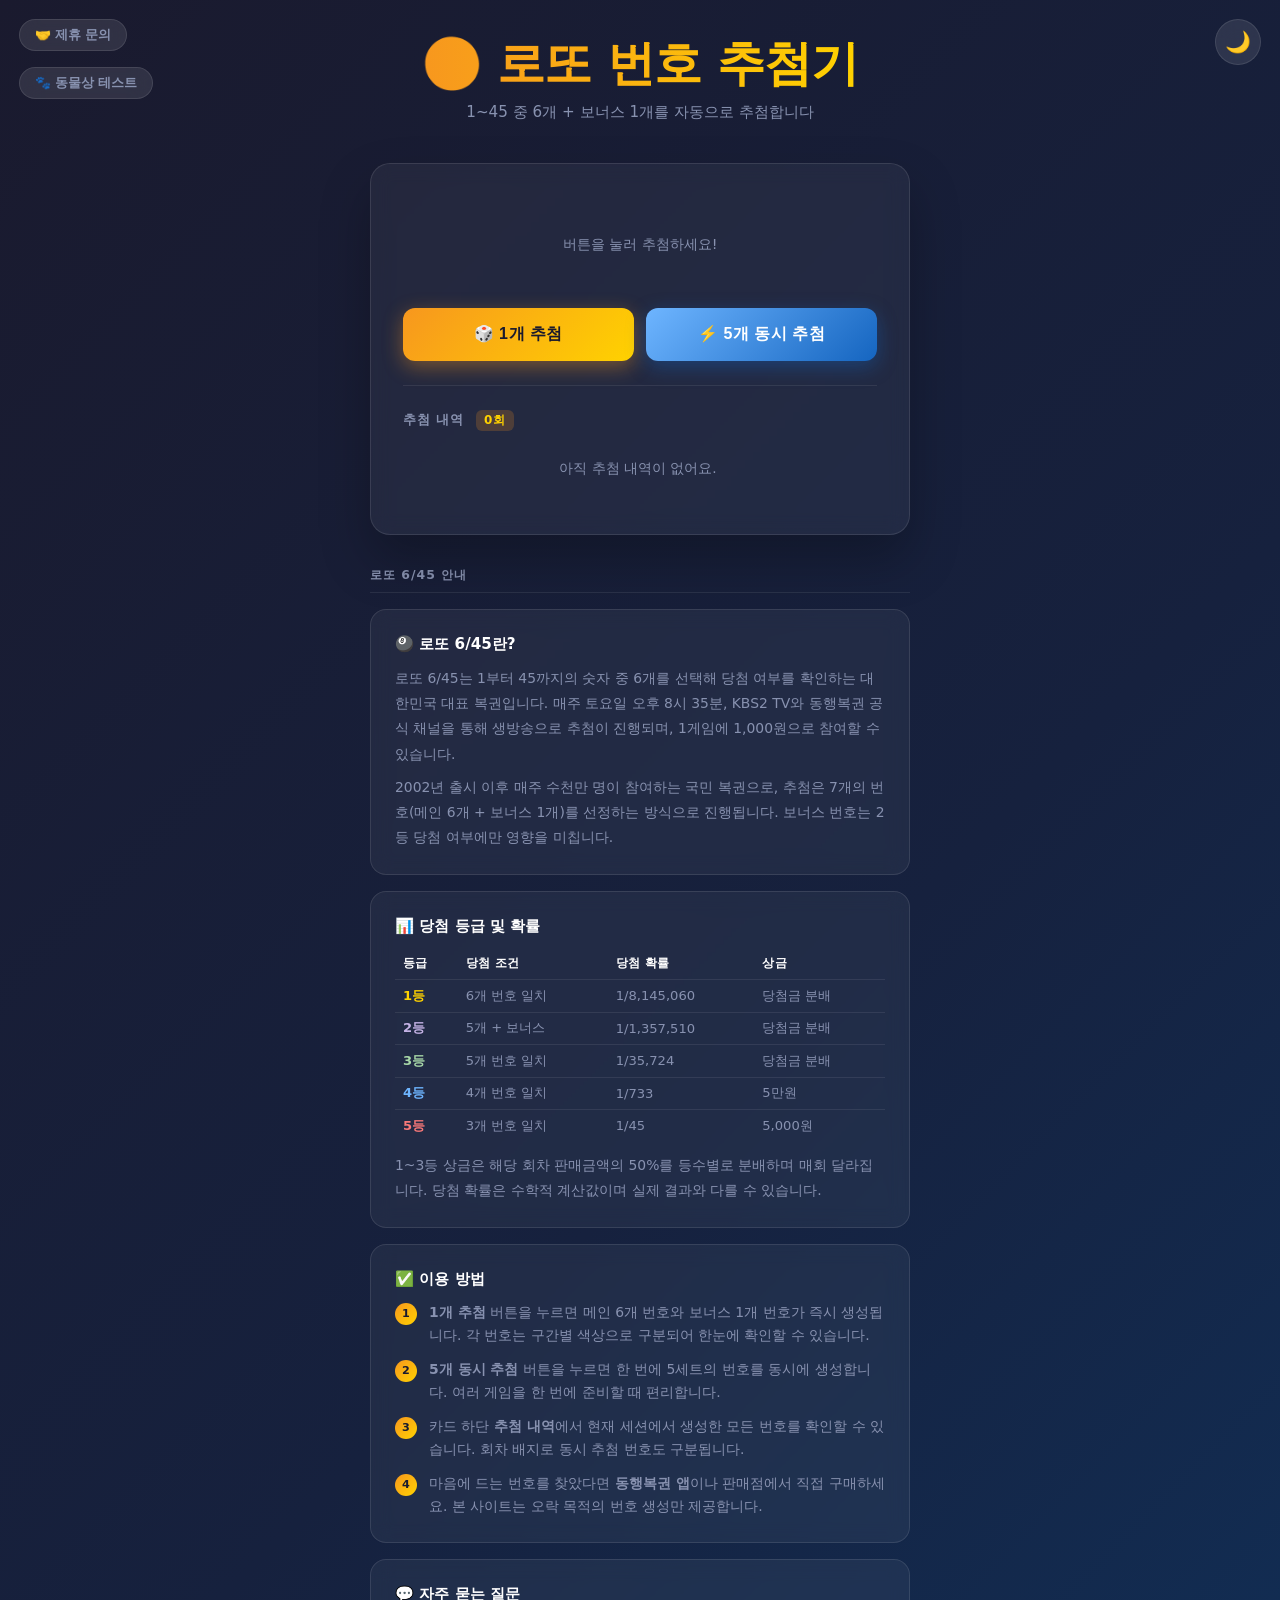
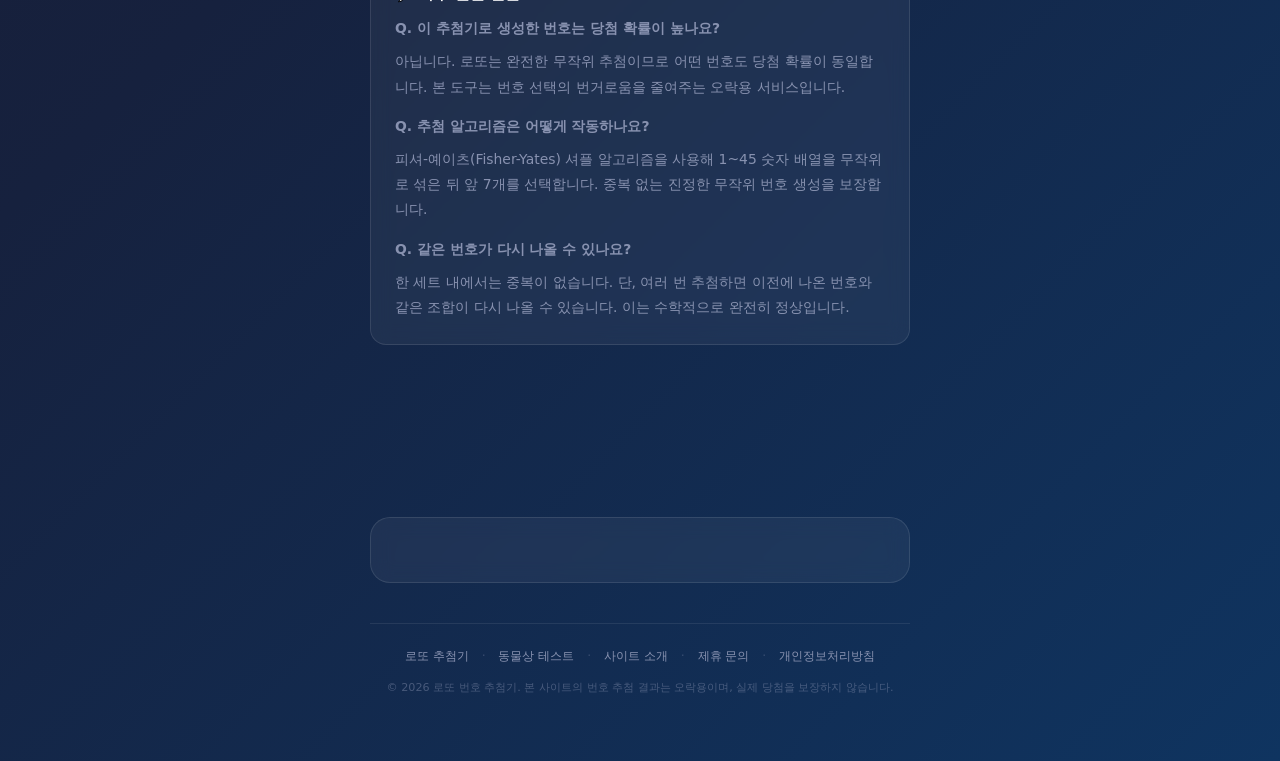
<file: index.html>
<!DOCTYPE html>
<html lang="ko">
<head>
  <meta charset="UTF-8" />
  <meta name="viewport" content="width=device-width, initial-scale=1.0" />
  <title>로또 번호 추첨기 — 로또 6/45 자동 번호 생성기</title>
  <meta name="description" content="1~45 숫자 중 6개 + 보너스 번호를 무작위로 추첨하는 로또 6/45 자동 번호 생성기. 1개 또는 5개 동시 추첨 지원. 당첨 확률 및 등급 정보 제공." />
  <meta property="og:title" content="로또 번호 추첨기 — 로또 6/45 자동 번호 생성기" />
  <meta property="og:description" content="무작위 피셔-예이츠 알고리즘으로 공정하게 로또 번호를 추첨합니다. 1개 또는 5개 동시 추첨 가능." />
  <meta property="og:type" content="website" />
  <meta property="og:url" content="https://ide-test-builder1.pages.dev/" />
  <link rel="canonical" href="https://ide-test-builder1.pages.dev/" />
  <link rel="stylesheet" href="style.css" />
  <meta name="google-adsense-account" content="ca-pub-4067903464638354">
  <script async src="https://pagead2.googlesyndication.com/pagead/js/adsbygoogle.js?client=ca-pub-4067903464638354" crossorigin="anonymous"></script>
</head>
<body>

<button class="btn-theme" id="themeBtn" onclick="toggleTheme()" title="테마 변경">🌙</button>
<a class="contact-link" href="contact.html">🤝 제휴 문의</a>
<a class="animal-link" href="animal.html">🐾 동물상 테스트</a>

<h1>🎱 로또 번호 추첨기</h1>
<p class="subtitle">1~45 중 6개 + 보너스 1개를 자동으로 추첨합니다</p>

<div class="card">
  <div class="balls-wrap" id="ballsWrap">
    <span class="placeholder-msg">버튼을 눌러 추첨하세요!</span>
  </div>

  <div class="btn-group">
    <button class="btn-draw" id="drawBtn" onclick="draw()">🎲 1개 추첨</button>
    <button class="btn-draw btn-multi" id="drawMultiBtn" onclick="drawMulti()">⚡ 5개 동시 추첨</button>
  </div>

  <div class="divider"></div>

  <p class="history-title">
    추첨 내역
    <span class="count-badge" id="countBadge">0회</span>
  </p>
  <ul class="history-list" id="historyList">
    <li class="empty-msg" id="emptyMsg">아직 추첨 내역이 없어요.</li>
  </ul>
</div>

<script src="script.js"></script>

<section class="info-section">
  <p class="info-section-title">로또 6/45 안내</p>

  <div class="info-card">
    <h3>🎱 로또 6/45란?</h3>
    <p>로또 6/45는 1부터 45까지의 숫자 중 6개를 선택해 당첨 여부를 확인하는 대한민국 대표 복권입니다. 매주 토요일 오후 8시 35분, KBS2 TV와 동행복권 공식 채널을 통해 생방송으로 추첨이 진행되며, 1게임에 1,000원으로 참여할 수 있습니다.</p>
    <p>2002년 출시 이후 매주 수천만 명이 참여하는 국민 복권으로, 추첨은 7개의 번호(메인 6개 + 보너스 1개)를 선정하는 방식으로 진행됩니다. 보너스 번호는 2등 당첨 여부에만 영향을 미칩니다.</p>
  </div>

  <div class="info-card">
    <h3>📊 당첨 등급 및 확률</h3>
    <table class="prob-table">
      <thead>
        <tr>
          <th>등급</th>
          <th>당첨 조건</th>
          <th>당첨 확률</th>
          <th>상금</th>
        </tr>
      </thead>
      <tbody>
        <tr><td class="rank-1">1등</td><td>6개 번호 일치</td><td>1/8,145,060</td><td>당첨금 분배</td></tr>
        <tr><td class="rank-2">2등</td><td>5개 + 보너스</td><td>1/1,357,510</td><td>당첨금 분배</td></tr>
        <tr><td class="rank-3">3등</td><td>5개 번호 일치</td><td>1/35,724</td><td>당첨금 분배</td></tr>
        <tr><td class="rank-4">4등</td><td>4개 번호 일치</td><td>1/733</td><td>5만원</td></tr>
        <tr><td class="rank-5">5등</td><td>3개 번호 일치</td><td>1/45</td><td>5,000원</td></tr>
      </tbody>
    </table>
    <p style="margin-top:0.7rem;">1~3등 상금은 해당 회차 판매금액의 50%를 등수별로 분배하며 매회 달라집니다. 당첨 확률은 수학적 계산값이며 실제 결과와 다를 수 있습니다.</p>
  </div>

  <div class="info-card">
    <h3>✅ 이용 방법</h3>
    <ol class="steps-list">
      <li><span class="step-num">1</span><span><strong>1개 추첨</strong> 버튼을 누르면 메인 6개 번호와 보너스 1개 번호가 즉시 생성됩니다. 각 번호는 구간별 색상으로 구분되어 한눈에 확인할 수 있습니다.</span></li>
      <li><span class="step-num">2</span><span><strong>5개 동시 추첨</strong> 버튼을 누르면 한 번에 5세트의 번호를 동시에 생성합니다. 여러 게임을 한 번에 준비할 때 편리합니다.</span></li>
      <li><span class="step-num">3</span><span>카드 하단 <strong>추첨 내역</strong>에서 현재 세션에서 생성한 모든 번호를 확인할 수 있습니다. 회차 배지로 동시 추첨 번호도 구분됩니다.</span></li>
      <li><span class="step-num">4</span><span>마음에 드는 번호를 찾았다면 <strong>동행복권 앱</strong>이나 판매점에서 직접 구매하세요. 본 사이트는 오락 목적의 번호 생성만 제공합니다.</span></li>
    </ol>
  </div>

  <div class="info-card">
    <h3>💬 자주 묻는 질문</h3>
    <div class="faq-list">
      <div>
        <p class="faq-q">Q. 이 추첨기로 생성한 번호는 당첨 확률이 높나요?</p>
        <p class="faq-a">아닙니다. 로또는 완전한 무작위 추첨이므로 어떤 번호도 당첨 확률이 동일합니다. 본 도구는 번호 선택의 번거로움을 줄여주는 오락용 서비스입니다.</p>
      </div>
      <div>
        <p class="faq-q">Q. 추첨 알고리즘은 어떻게 작동하나요?</p>
        <p class="faq-a">피셔-예이츠(Fisher-Yates) 셔플 알고리즘을 사용해 1~45 숫자 배열을 무작위로 섞은 뒤 앞 7개를 선택합니다. 중복 없는 진정한 무작위 번호 생성을 보장합니다.</p>
      </div>
      <div>
        <p class="faq-q">Q. 같은 번호가 다시 나올 수 있나요?</p>
        <p class="faq-a">한 세트 내에서는 중복이 없습니다. 단, 여러 번 추첨하면 이전에 나온 번호와 같은 조합이 다시 나올 수 있습니다. 이는 수학적으로 완전히 정상입니다.</p>
      </div>
    </div>
  </div>
</section>

<div class="ad-wrap">
  <ins class="adsbygoogle"
       style="display:block"
       data-ad-client="ca-pub-4067903464638354"
       data-ad-format="auto"
       data-full-width-responsive="true"></ins>
  <script>(adsbygoogle = window.adsbygoogle || []).push({});</script>
</div>

<div class="disqus-wrap">
  <div id="disqus_thread"></div>
</div>

<script>
  var disqus_config = function () {
    this.page.url = 'https://ide-test-builder1.pages.dev/';
    this.page.identifier = 'lotto-picker-main';
  };
  (function() {
    var d = document, s = d.createElement('script');
    s.src = 'https://producttbuilder.disqus.com/embed.js';
    s.setAttribute('data-timestamp', +new Date());
    (d.head || d.body).appendChild(s);
  })();
</script>
<noscript>댓글을 보려면 JavaScript를 활성화하세요. <a href="https://disqus.com/?ref_noscript">Disqus 댓글 보기</a></noscript>

<footer class="site-footer">
  <div class="footer-links">
    <a class="footer-link" href="index.html">로또 추첨기</a>
    <span class="footer-sep">·</span>
    <a class="footer-link" href="animal.html">동물상 테스트</a>
    <span class="footer-sep">·</span>
    <a class="footer-link" href="about.html">사이트 소개</a>
    <span class="footer-sep">·</span>
    <a class="footer-link" href="contact.html">제휴 문의</a>
    <span class="footer-sep">·</span>
    <a class="footer-link" href="privacy.html">개인정보처리방침</a>
  </div>
  <p class="footer-copy">© 2026 로또 번호 추첨기. 본 사이트의 번호 추첨 결과는 오락용이며, 실제 당첨을 보장하지 않습니다.</p>
</footer>

</body>
</html>
</file>
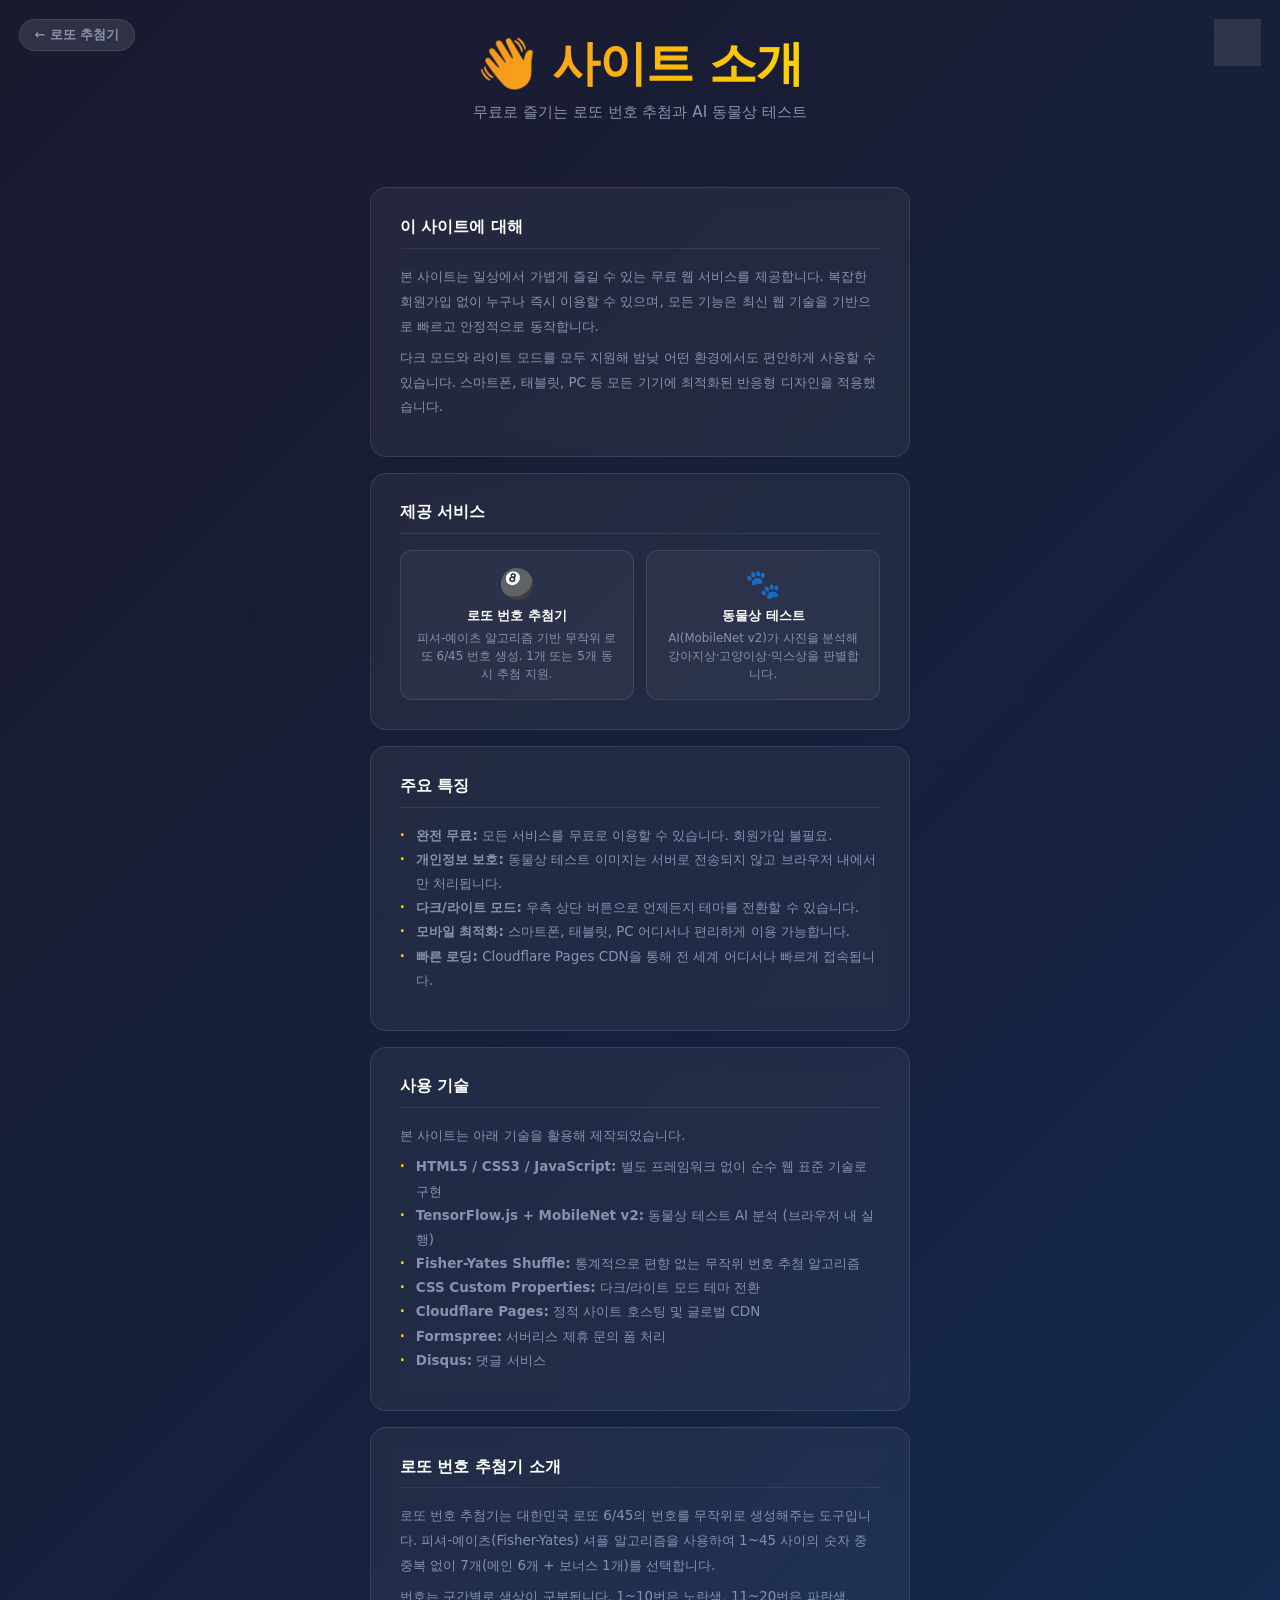
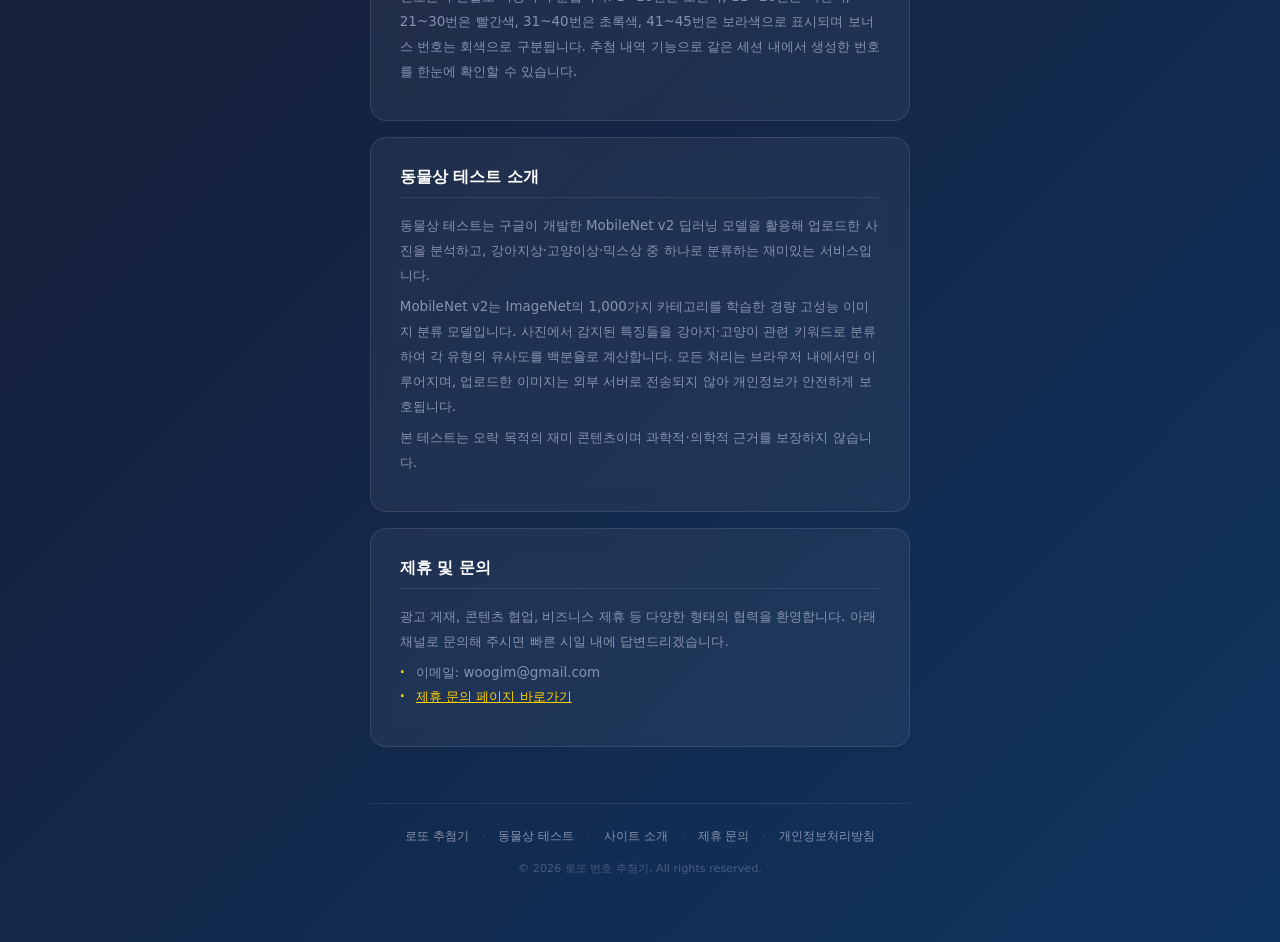
<file: about.html>
<!DOCTYPE html>
<html lang="ko">
<head>
  <meta charset="UTF-8" />
  <meta name="viewport" content="width=device-width, initial-scale=1.0" />
  <title>사이트 소개 — 로또 번호 추첨기</title>
  <meta name="description" content="로또 번호 추첨기 사이트 소개 페이지입니다. 로또 6/45 자동 번호 생성기와 AI 동물상 테스트 서비스를 무료로 제공합니다." />
  <meta property="og:title" content="사이트 소개 — 로또 번호 추첨기" />
  <meta property="og:description" content="로또 6/45 번호 자동 추첨기와 AI 기반 동물상 테스트를 무료로 제공하는 사이트입니다." />
  <meta property="og:type" content="website" />
  <meta property="og:url" content="https://ide-test-builder1.pages.dev/about.html" />
  <link rel="canonical" href="https://ide-test-builder1.pages.dev/about.html" />
  <link rel="stylesheet" href="style.css" />
  <meta name="google-adsense-account" content="ca-pub-4067903464638354">
  <script async src="https://pagead2.googlesyndication.com/pagead/js/adsbygoogle.js?client=ca-pub-4067903464638354" crossorigin="anonymous"></script>
</head>
<body>

<button class="btn-theme" id="themeBtn" onclick="toggleTheme()" title="테마 변경">🌙</button>
<a class="contact-link" href="index.html">← 로또 추첨기</a>

<h1>👋 사이트 소개</h1>
<p class="subtitle">무료로 즐기는 로또 번호 추첨과 AI 동물상 테스트</p>

<div class="page-section">

  <div class="policy-card">
    <h2>이 사이트에 대해</h2>
    <p>본 사이트는 일상에서 가볍게 즐길 수 있는 무료 웹 서비스를 제공합니다. 복잡한 회원가입 없이 누구나 즉시 이용할 수 있으며, 모든 기능은 최신 웹 기술을 기반으로 빠르고 안정적으로 동작합니다.</p>
    <p>다크 모드와 라이트 모드를 모두 지원해 밤낮 어떤 환경에서도 편안하게 사용할 수 있습니다. 스마트폰, 태블릿, PC 등 모든 기기에 최적화된 반응형 디자인을 적용했습니다.</p>
  </div>

  <div class="policy-card">
    <h2>제공 서비스</h2>
    <div class="service-grid">
      <div class="service-item">
        <div class="service-icon">🎱</div>
        <div class="service-name">로또 번호 추첨기</div>
        <div class="service-desc">피셔-예이츠 알고리즘 기반 무작위 로또 6/45 번호 생성. 1개 또는 5개 동시 추첨 지원.</div>
      </div>
      <div class="service-item">
        <div class="service-icon">🐾</div>
        <div class="service-name">동물상 테스트</div>
        <div class="service-desc">AI(MobileNet v2)가 사진을 분석해 강아지상·고양이상·믹스상을 판별합니다.</div>
      </div>
    </div>
  </div>

  <div class="policy-card">
    <h2>주요 특징</h2>
    <ul>
      <li><strong>완전 무료:</strong> 모든 서비스를 무료로 이용할 수 있습니다. 회원가입 불필요.</li>
      <li><strong>개인정보 보호:</strong> 동물상 테스트 이미지는 서버로 전송되지 않고 브라우저 내에서만 처리됩니다.</li>
      <li><strong>다크/라이트 모드:</strong> 우측 상단 버튼으로 언제든지 테마를 전환할 수 있습니다.</li>
      <li><strong>모바일 최적화:</strong> 스마트폰, 태블릿, PC 어디서나 편리하게 이용 가능합니다.</li>
      <li><strong>빠른 로딩:</strong> Cloudflare Pages CDN을 통해 전 세계 어디서나 빠르게 접속됩니다.</li>
    </ul>
  </div>

  <div class="policy-card">
    <h2>사용 기술</h2>
    <p>본 사이트는 아래 기술을 활용해 제작되었습니다.</p>
    <ul>
      <li><strong>HTML5 / CSS3 / JavaScript:</strong> 별도 프레임워크 없이 순수 웹 표준 기술로 구현</li>
      <li><strong>TensorFlow.js + MobileNet v2:</strong> 동물상 테스트 AI 분석 (브라우저 내 실행)</li>
      <li><strong>Fisher-Yates Shuffle:</strong> 통계적으로 편향 없는 무작위 번호 추첨 알고리즘</li>
      <li><strong>CSS Custom Properties:</strong> 다크/라이트 모드 테마 전환</li>
      <li><strong>Cloudflare Pages:</strong> 정적 사이트 호스팅 및 글로벌 CDN</li>
      <li><strong>Formspree:</strong> 서버리스 제휴 문의 폼 처리</li>
      <li><strong>Disqus:</strong> 댓글 서비스</li>
    </ul>
  </div>

  <div class="policy-card">
    <h2>로또 번호 추첨기 소개</h2>
    <p>로또 번호 추첨기는 대한민국 로또 6/45의 번호를 무작위로 생성해주는 도구입니다. 피셔-예이츠(Fisher-Yates) 셔플 알고리즘을 사용하여 1~45 사이의 숫자 중 중복 없이 7개(메인 6개 + 보너스 1개)를 선택합니다.</p>
    <p>번호는 구간별로 색상이 구분됩니다. 1~10번은 노란색, 11~20번은 파란색, 21~30번은 빨간색, 31~40번은 초록색, 41~45번은 보라색으로 표시되며 보너스 번호는 회색으로 구분됩니다. 추첨 내역 기능으로 같은 세션 내에서 생성한 번호를 한눈에 확인할 수 있습니다.</p>
  </div>

  <div class="policy-card">
    <h2>동물상 테스트 소개</h2>
    <p>동물상 테스트는 구글이 개발한 MobileNet v2 딥러닝 모델을 활용해 업로드한 사진을 분석하고, 강아지상·고양이상·믹스상 중 하나로 분류하는 재미있는 서비스입니다.</p>
    <p>MobileNet v2는 ImageNet의 1,000가지 카테고리를 학습한 경량 고성능 이미지 분류 모델입니다. 사진에서 감지된 특징들을 강아지·고양이 관련 키워드로 분류하여 각 유형의 유사도를 백분율로 계산합니다. 모든 처리는 브라우저 내에서만 이루어지며, 업로드한 이미지는 외부 서버로 전송되지 않아 개인정보가 안전하게 보호됩니다.</p>
    <p>본 테스트는 오락 목적의 재미 콘텐츠이며 과학적·의학적 근거를 보장하지 않습니다.</p>
  </div>

  <div class="policy-card">
    <h2>제휴 및 문의</h2>
    <p>광고 게재, 콘텐츠 협업, 비즈니스 제휴 등 다양한 형태의 협력을 환영합니다. 아래 채널로 문의해 주시면 빠른 시일 내에 답변드리겠습니다.</p>
    <ul>
      <li>이메일: woogim@gmail.com</li>
      <li><a href="contact.html" style="color:#ffd200;">제휴 문의 페이지 바로가기</a></li>
    </ul>
  </div>

</div>

<footer class="site-footer">
  <div class="footer-links">
    <a class="footer-link" href="index.html">로또 추첨기</a>
    <span class="footer-sep">·</span>
    <a class="footer-link" href="animal.html">동물상 테스트</a>
    <span class="footer-sep">·</span>
    <a class="footer-link" href="about.html">사이트 소개</a>
    <span class="footer-sep">·</span>
    <a class="footer-link" href="contact.html">제휴 문의</a>
    <span class="footer-sep">·</span>
    <a class="footer-link" href="privacy.html">개인정보처리방침</a>
  </div>
  <p class="footer-copy">© 2026 로또 번호 추첨기. All rights reserved.</p>
</footer>

<script>
  var isDark = true;
  function toggleTheme() {
    isDark = !isDark;
    document.body.classList.toggle('light', !isDark);
    document.getElementById('themeBtn').textContent = isDark ? '🌙' : '☀️';
  }
</script>
</body>
</html>
</file>
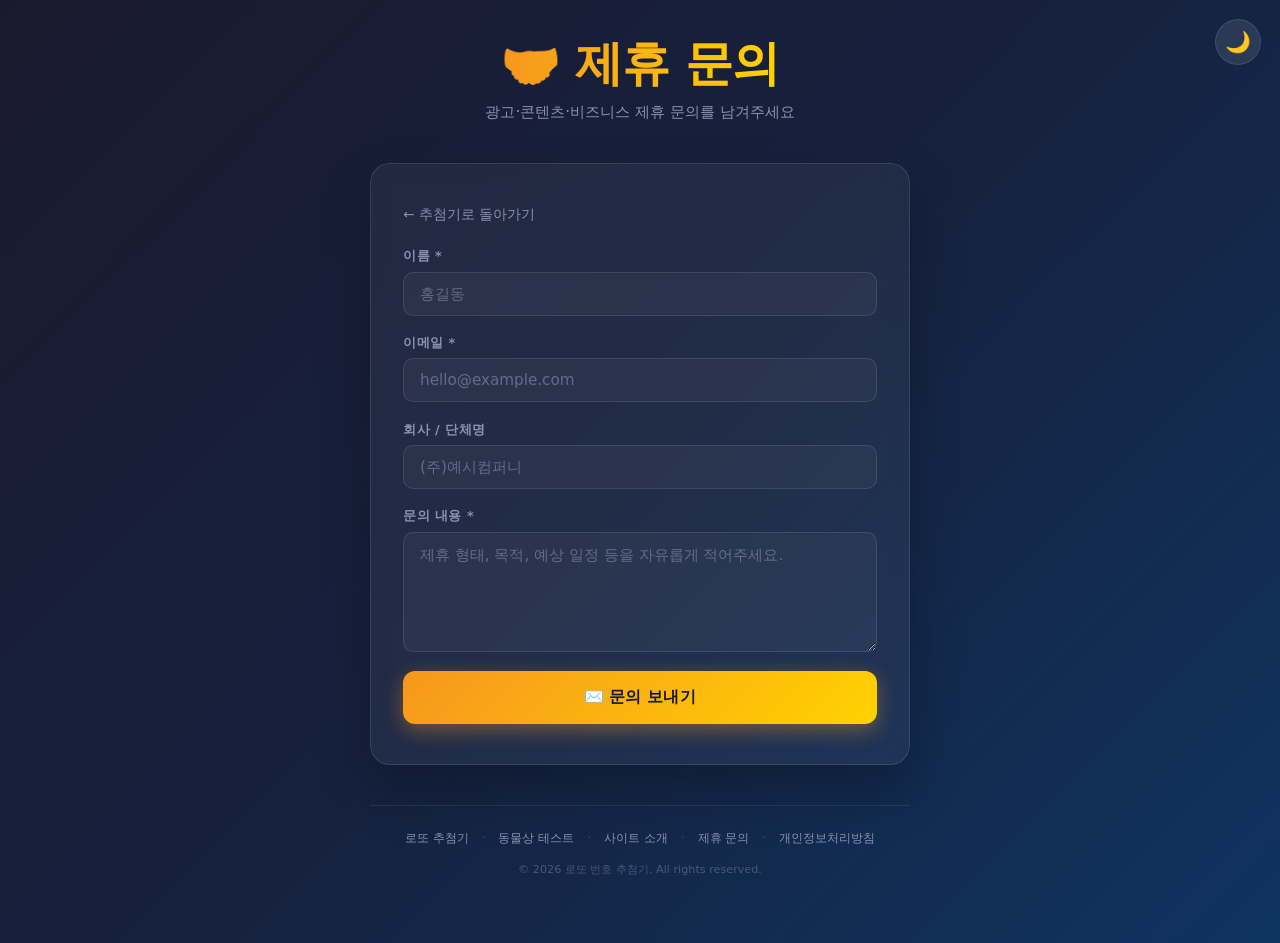
<file: contact.html>
<!DOCTYPE html>
<html lang="ko">
<head>
  <meta charset="UTF-8" />
  <meta name="viewport" content="width=device-width, initial-scale=1.0" />
  <title>제휴 문의 — 로또 번호 추첨기</title>
  <meta name="description" content="로또 번호 추첨기 사이트의 광고·콘텐츠·비즈니스 제휴 문의 페이지입니다. 양식을 작성해 보내주시면 빠르게 답변드립니다." />
  <meta property="og:title" content="제휴 문의 — 로또 번호 추첨기" />
  <meta property="og:type" content="website" />
  <meta property="og:url" content="https://ide-test-builder1.pages.dev/contact.html" />
  <link rel="canonical" href="https://ide-test-builder1.pages.dev/contact.html" />
  <link rel="stylesheet" href="style.css" />
  <meta name="google-adsense-account" content="ca-pub-4067903464638354">
  <script async src="https://pagead2.googlesyndication.com/pagead/js/adsbygoogle.js?client=ca-pub-4067903464638354" crossorigin="anonymous"></script>
  <style>
    .form-group {
      display: flex;
      flex-direction: column;
      gap: 0.4rem;
      margin-bottom: 1.2rem;
    }
    .form-group label {
      font-size: 0.8rem;
      font-weight: 700;
      color: var(--text-secondary);
      letter-spacing: 0.5px;
    }
    .form-group input,
    .form-group textarea {
      width: 100%;
      padding: 0.75rem 1rem;
      border-radius: 10px;
      border: 1px solid var(--card-border);
      background: var(--history-item-bg);
      color: var(--text-primary);
      font-size: 0.95rem;
      font-family: inherit;
      outline: none;
      transition: border-color 0.2s;
    }
    .form-group input:focus,
    .form-group textarea:focus {
      border-color: #f7971e;
    }
    .form-group textarea {
      resize: vertical;
      min-height: 120px;
    }
    .form-group input::placeholder,
    .form-group textarea::placeholder {
      color: var(--text-secondary);
      opacity: 0.6;
    }
    .back-link {
      display: inline-block;
      margin-bottom: 1.5rem;
      font-size: 0.85rem;
      color: var(--text-secondary);
      text-decoration: none;
      transition: color 0.2s;
    }
    .back-link:hover { color: #ffd200; }
  </style>
</head>
<body>

<button class="btn-theme" id="themeBtn" onclick="toggleTheme()" title="테마 변경">🌙</button>

<h1>🤝 제휴 문의</h1>
<p class="subtitle">광고·콘텐츠·비즈니스 제휴 문의를 남겨주세요</p>

<div class="card">
  <a class="back-link" href="index.html">← 추첨기로 돌아가기</a>

  <form action="https://formspree.io/f/xvzdnndp" method="POST">
    <input type="hidden" name="_next" value="contact.html?sent=1" />
    <input type="hidden" name="_subject" value="[로또 추첨기] 제휴 문의" />

    <div class="form-group">
      <label for="name">이름 *</label>
      <input type="text" id="name" name="name" placeholder="홍길동" required />
    </div>

    <div class="form-group">
      <label for="email">이메일 *</label>
      <input type="email" id="email" name="email" placeholder="hello@example.com" required />
    </div>

    <div class="form-group">
      <label for="company">회사 / 단체명</label>
      <input type="text" id="company" name="company" placeholder="(주)예시컴퍼니" />
    </div>

    <div class="form-group">
      <label for="message">문의 내용 *</label>
      <textarea id="message" name="message" placeholder="제휴 형태, 목적, 예상 일정 등을 자유롭게 적어주세요." required></textarea>
    </div>

    <button type="submit" class="btn-draw" style="width:100%;">✉️ 문의 보내기</button>

  </form>
</div>

<script>
  var isDark = true;
  function toggleTheme() {
    isDark = !isDark;
    document.body.classList.toggle('light', !isDark);
    document.getElementById('themeBtn').textContent = isDark ? '🌙' : '☀️';
  }

  if (location.search.includes('sent=1')) {
    var card = document.querySelector('.card');
    card.innerHTML = '<p style="text-align:center;padding:2rem 0;font-size:1rem;font-weight:700;color:#a8d8a8;">✅ 문의가 접수됐어요!<br><span style="font-weight:400;font-size:0.9rem;color:var(--text-secondary)">빠른 시일 내에 연락드릴게요.</span></p><a class="back-link" href="index.html" style="display:block;text-align:center;">← 추첨기로 돌아가기</a>';
  }
</script>

<footer class="site-footer">
  <div class="footer-links">
    <a class="footer-link" href="index.html">로또 추첨기</a>
    <span class="footer-sep">·</span>
    <a class="footer-link" href="animal.html">동물상 테스트</a>
    <span class="footer-sep">·</span>
    <a class="footer-link" href="about.html">사이트 소개</a>
    <span class="footer-sep">·</span>
    <a class="footer-link" href="contact.html">제휴 문의</a>
    <span class="footer-sep">·</span>
    <a class="footer-link" href="privacy.html">개인정보처리방침</a>
  </div>
  <p class="footer-copy">© 2026 로또 번호 추첨기. All rights reserved.</p>
</footer>

</body>
</html>
</file>
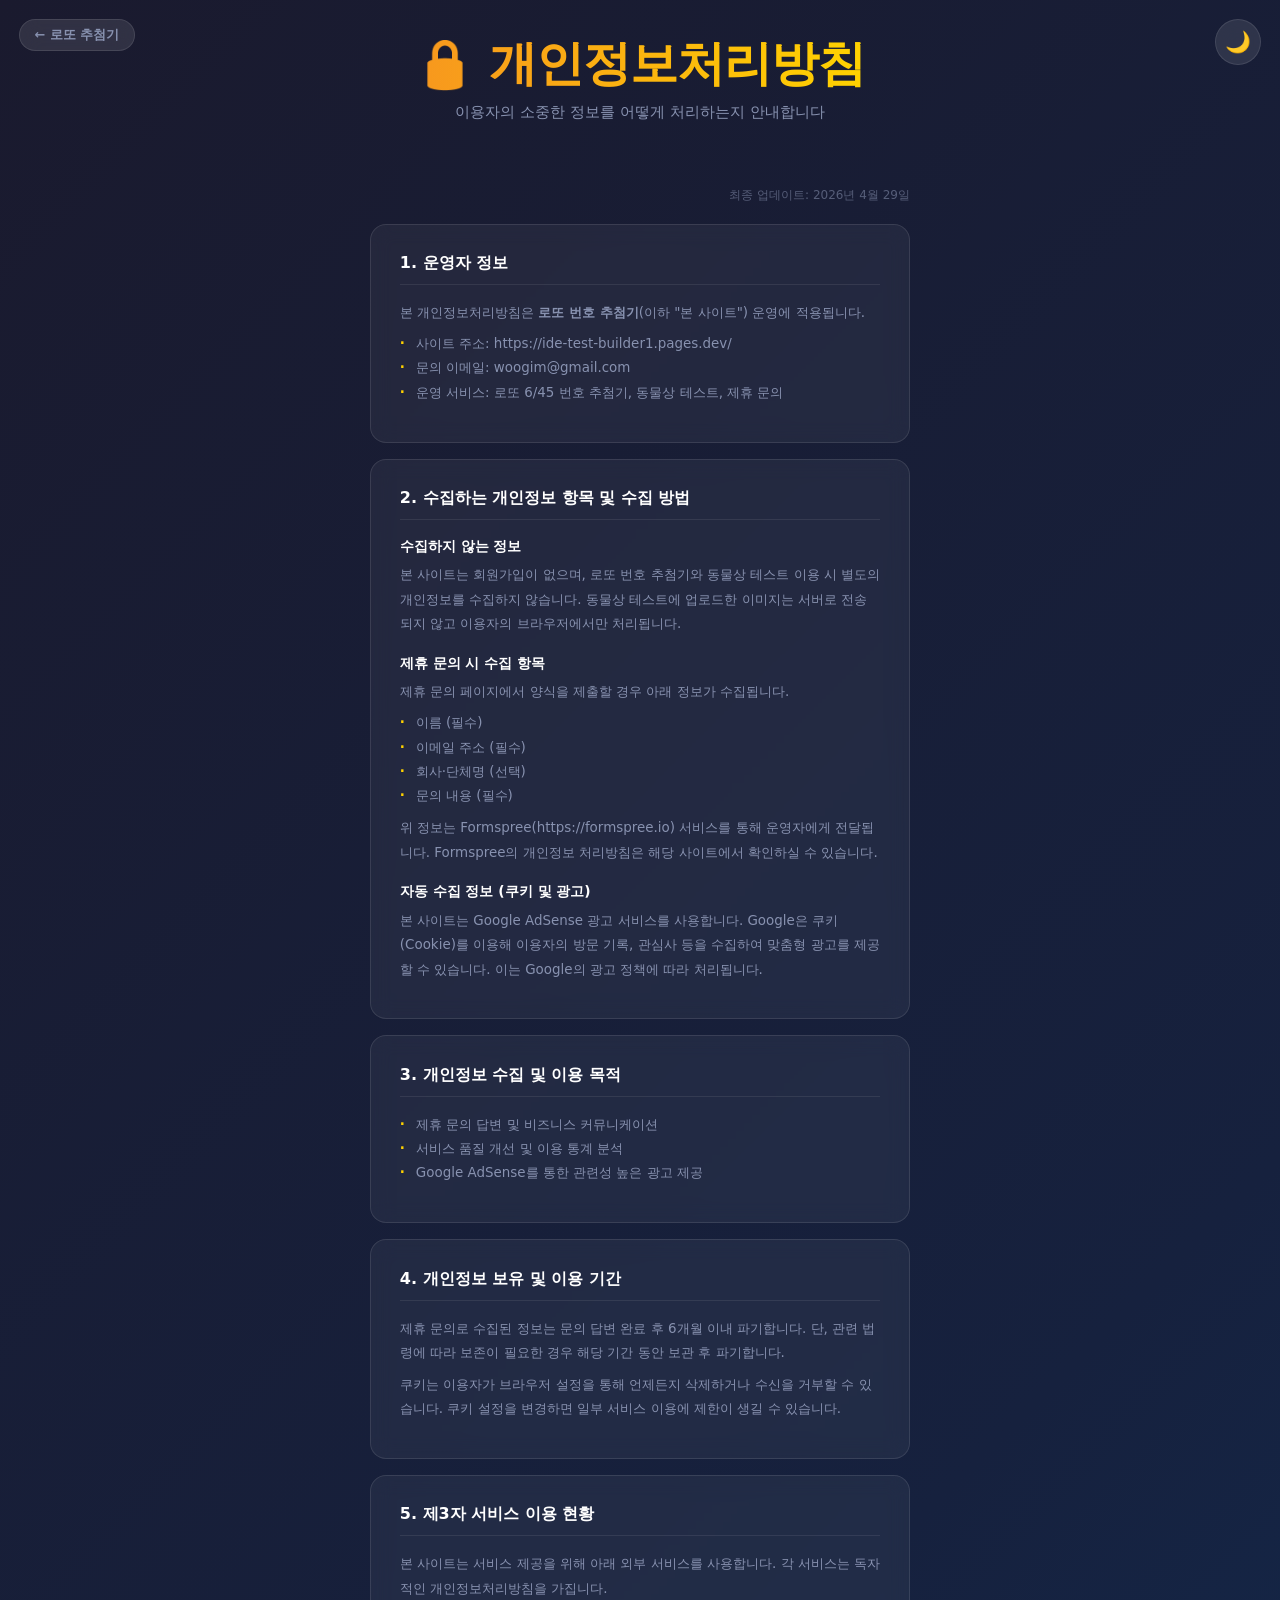
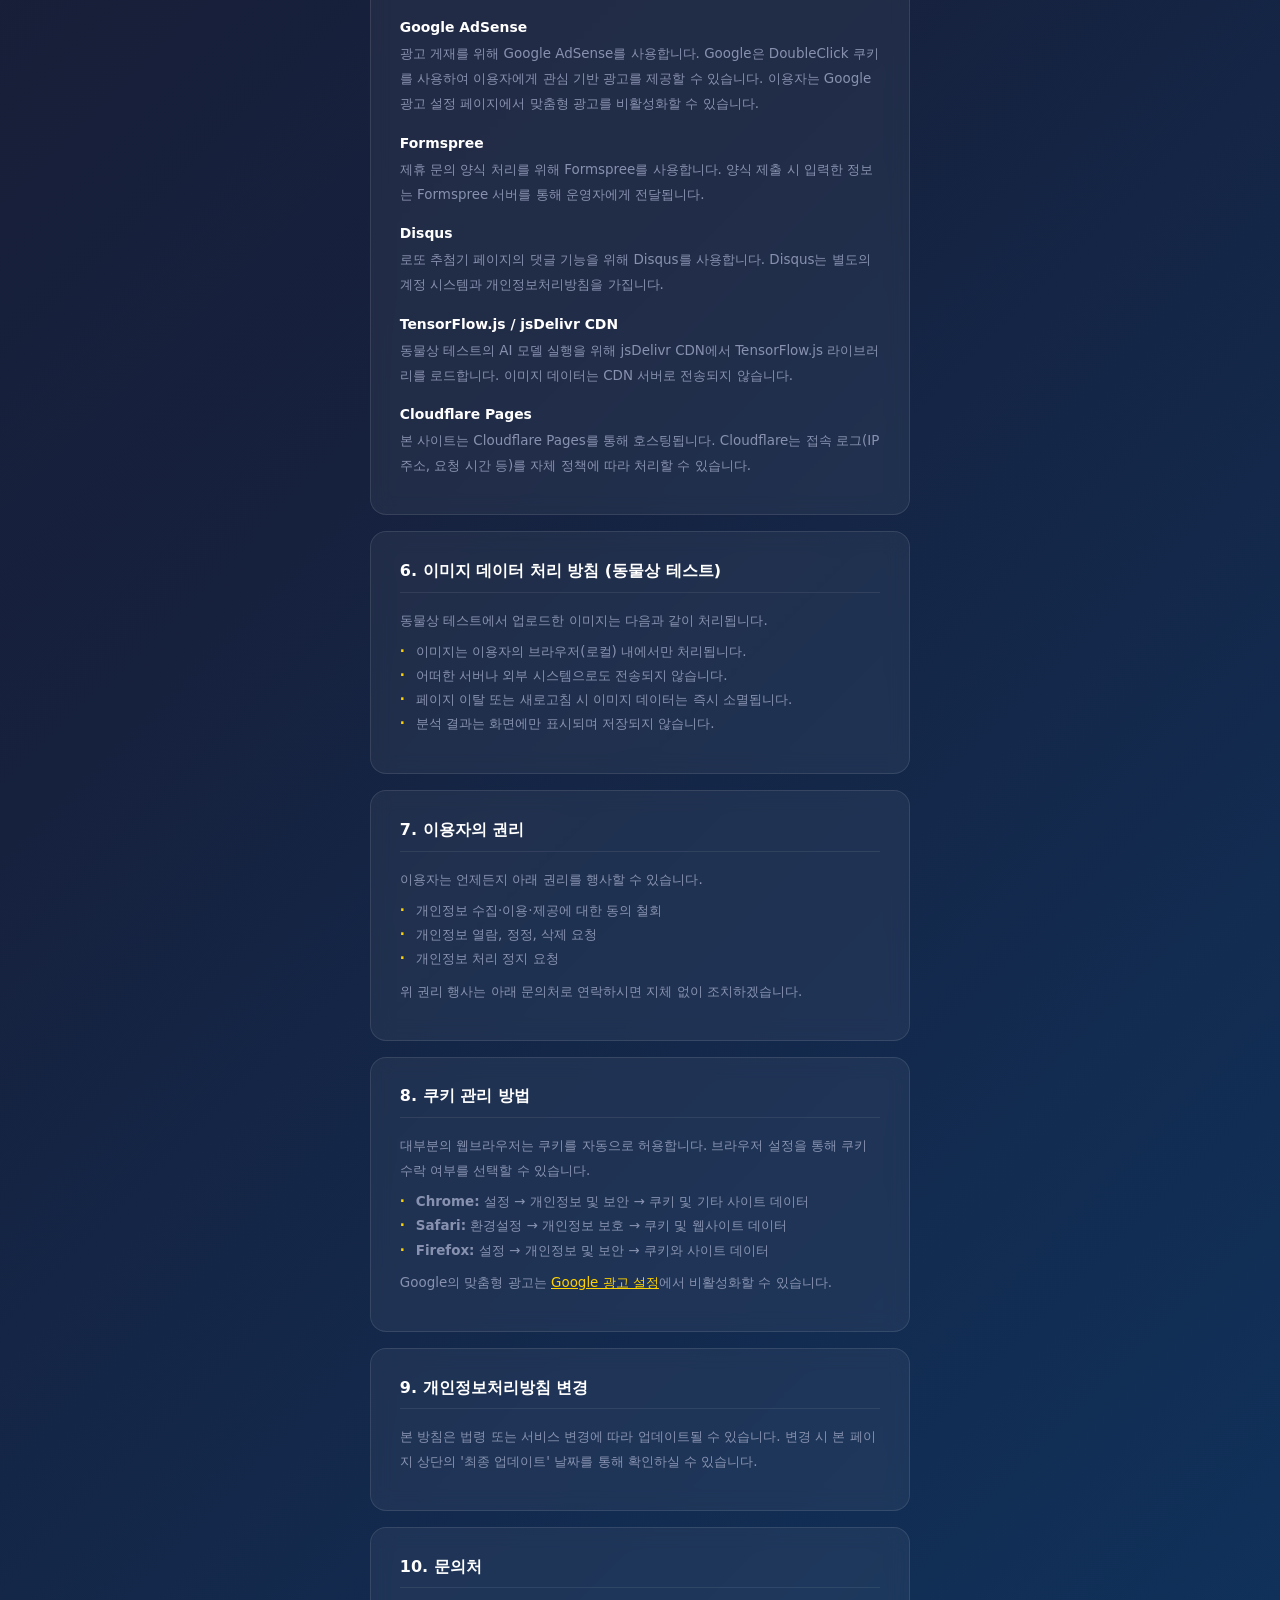
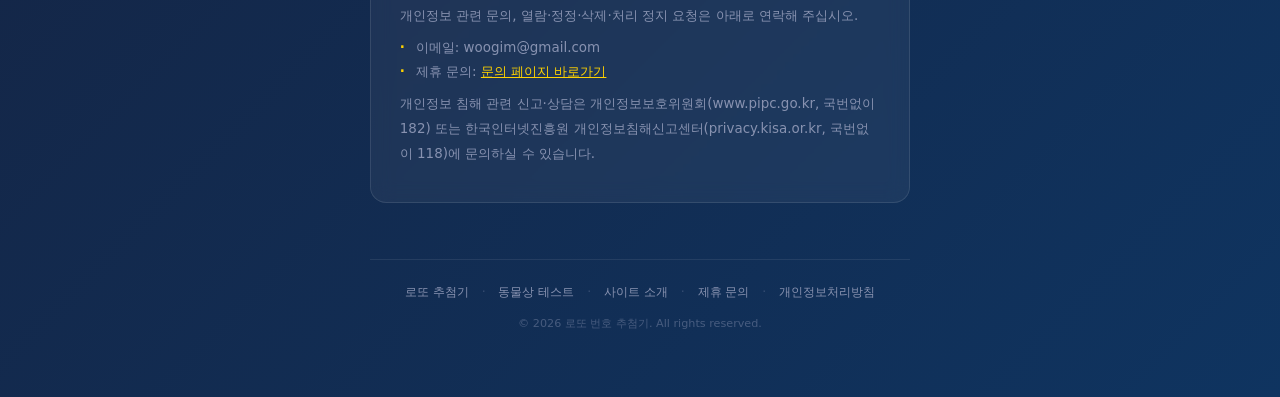
<file: privacy.html>
<!DOCTYPE html>
<html lang="ko">
<head>
  <meta charset="UTF-8" />
  <meta name="viewport" content="width=device-width, initial-scale=1.0" />
  <title>개인정보처리방침 — 로또 번호 추첨기</title>
  <meta name="description" content="로또 번호 추첨기 및 동물상 테스트 사이트의 개인정보처리방침입니다. Google AdSense 쿠키 정책, 이미지 처리 방침, 제3자 서비스 이용 현황을 안내합니다." />
  <meta property="og:title" content="개인정보처리방침 — 로또 번호 추첨기" />
  <meta property="og:type" content="website" />
  <meta property="og:url" content="https://ide-test-builder1.pages.dev/privacy.html" />
  <link rel="canonical" href="https://ide-test-builder1.pages.dev/privacy.html" />
  <link rel="stylesheet" href="style.css" />
  <meta name="google-adsense-account" content="ca-pub-4067903464638354">
  <script async src="https://pagead2.googlesyndication.com/pagead/js/adsbygoogle.js?client=ca-pub-4067903464638354" crossorigin="anonymous"></script>
</head>
<body>

<button class="btn-theme" id="themeBtn" onclick="toggleTheme()" title="테마 변경">🌙</button>
<a class="contact-link" href="index.html">← 로또 추첨기</a>

<h1>🔒 개인정보처리방침</h1>
<p class="subtitle">이용자의 소중한 정보를 어떻게 처리하는지 안내합니다</p>

<div class="page-section">
  <p class="policy-date">최종 업데이트: 2026년 4월 29일</p>

  <div class="policy-card">
    <h2>1. 운영자 정보</h2>
    <p>본 개인정보처리방침은 <strong>로또 번호 추첨기</strong>(이하 "본 사이트") 운영에 적용됩니다.</p>
    <ul>
      <li>사이트 주소: https://ide-test-builder1.pages.dev/</li>
      <li>문의 이메일: woogim@gmail.com</li>
      <li>운영 서비스: 로또 6/45 번호 추첨기, 동물상 테스트, 제휴 문의</li>
    </ul>
  </div>

  <div class="policy-card">
    <h2>2. 수집하는 개인정보 항목 및 수집 방법</h2>

    <h3>수집하지 않는 정보</h3>
    <p>본 사이트는 회원가입이 없으며, 로또 번호 추첨기와 동물상 테스트 이용 시 별도의 개인정보를 수집하지 않습니다. 동물상 테스트에 업로드한 이미지는 서버로 전송되지 않고 이용자의 브라우저에서만 처리됩니다.</p>

    <h3>제휴 문의 시 수집 항목</h3>
    <p>제휴 문의 페이지에서 양식을 제출할 경우 아래 정보가 수집됩니다.</p>
    <ul>
      <li>이름 (필수)</li>
      <li>이메일 주소 (필수)</li>
      <li>회사·단체명 (선택)</li>
      <li>문의 내용 (필수)</li>
    </ul>
    <p>위 정보는 Formspree(https://formspree.io) 서비스를 통해 운영자에게 전달됩니다. Formspree의 개인정보 처리방침은 해당 사이트에서 확인하실 수 있습니다.</p>

    <h3>자동 수집 정보 (쿠키 및 광고)</h3>
    <p>본 사이트는 Google AdSense 광고 서비스를 사용합니다. Google은 쿠키(Cookie)를 이용해 이용자의 방문 기록, 관심사 등을 수집하여 맞춤형 광고를 제공할 수 있습니다. 이는 Google의 광고 정책에 따라 처리됩니다.</p>
  </div>

  <div class="policy-card">
    <h2>3. 개인정보 수집 및 이용 목적</h2>
    <ul>
      <li>제휴 문의 답변 및 비즈니스 커뮤니케이션</li>
      <li>서비스 품질 개선 및 이용 통계 분석</li>
      <li>Google AdSense를 통한 관련성 높은 광고 제공</li>
    </ul>
  </div>

  <div class="policy-card">
    <h2>4. 개인정보 보유 및 이용 기간</h2>
    <p>제휴 문의로 수집된 정보는 문의 답변 완료 후 6개월 이내 파기합니다. 단, 관련 법령에 따라 보존이 필요한 경우 해당 기간 동안 보관 후 파기합니다.</p>
    <p>쿠키는 이용자가 브라우저 설정을 통해 언제든지 삭제하거나 수신을 거부할 수 있습니다. 쿠키 설정을 변경하면 일부 서비스 이용에 제한이 생길 수 있습니다.</p>
  </div>

  <div class="policy-card">
    <h2>5. 제3자 서비스 이용 현황</h2>
    <p>본 사이트는 서비스 제공을 위해 아래 외부 서비스를 사용합니다. 각 서비스는 독자적인 개인정보처리방침을 가집니다.</p>

    <h3>Google AdSense</h3>
    <p>광고 게재를 위해 Google AdSense를 사용합니다. Google은 DoubleClick 쿠키를 사용하여 이용자에게 관심 기반 광고를 제공할 수 있습니다. 이용자는 Google 광고 설정 페이지에서 맞춤형 광고를 비활성화할 수 있습니다.</p>

    <h3>Formspree</h3>
    <p>제휴 문의 양식 처리를 위해 Formspree를 사용합니다. 양식 제출 시 입력한 정보는 Formspree 서버를 통해 운영자에게 전달됩니다.</p>

    <h3>Disqus</h3>
    <p>로또 추첨기 페이지의 댓글 기능을 위해 Disqus를 사용합니다. Disqus는 별도의 계정 시스템과 개인정보처리방침을 가집니다.</p>

    <h3>TensorFlow.js / jsDelivr CDN</h3>
    <p>동물상 테스트의 AI 모델 실행을 위해 jsDelivr CDN에서 TensorFlow.js 라이브러리를 로드합니다. 이미지 데이터는 CDN 서버로 전송되지 않습니다.</p>

    <h3>Cloudflare Pages</h3>
    <p>본 사이트는 Cloudflare Pages를 통해 호스팅됩니다. Cloudflare는 접속 로그(IP 주소, 요청 시간 등)를 자체 정책에 따라 처리할 수 있습니다.</p>
  </div>

  <div class="policy-card">
    <h2>6. 이미지 데이터 처리 방침 (동물상 테스트)</h2>
    <p>동물상 테스트에서 업로드한 이미지는 다음과 같이 처리됩니다.</p>
    <ul>
      <li>이미지는 이용자의 브라우저(로컬) 내에서만 처리됩니다.</li>
      <li>어떠한 서버나 외부 시스템으로도 전송되지 않습니다.</li>
      <li>페이지 이탈 또는 새로고침 시 이미지 데이터는 즉시 소멸됩니다.</li>
      <li>분석 결과는 화면에만 표시되며 저장되지 않습니다.</li>
    </ul>
  </div>

  <div class="policy-card">
    <h2>7. 이용자의 권리</h2>
    <p>이용자는 언제든지 아래 권리를 행사할 수 있습니다.</p>
    <ul>
      <li>개인정보 수집·이용·제공에 대한 동의 철회</li>
      <li>개인정보 열람, 정정, 삭제 요청</li>
      <li>개인정보 처리 정지 요청</li>
    </ul>
    <p>위 권리 행사는 아래 문의처로 연락하시면 지체 없이 조치하겠습니다.</p>
  </div>

  <div class="policy-card">
    <h2>8. 쿠키 관리 방법</h2>
    <p>대부분의 웹브라우저는 쿠키를 자동으로 허용합니다. 브라우저 설정을 통해 쿠키 수락 여부를 선택할 수 있습니다.</p>
    <ul>
      <li><strong>Chrome:</strong> 설정 → 개인정보 및 보안 → 쿠키 및 기타 사이트 데이터</li>
      <li><strong>Safari:</strong> 환경설정 → 개인정보 보호 → 쿠키 및 웹사이트 데이터</li>
      <li><strong>Firefox:</strong> 설정 → 개인정보 및 보안 → 쿠키와 사이트 데이터</li>
    </ul>
    <p>Google의 맞춤형 광고는 <a href="https://www.google.com/settings/ads" style="color:#ffd200;">Google 광고 설정</a>에서 비활성화할 수 있습니다.</p>
  </div>

  <div class="policy-card">
    <h2>9. 개인정보처리방침 변경</h2>
    <p>본 방침은 법령 또는 서비스 변경에 따라 업데이트될 수 있습니다. 변경 시 본 페이지 상단의 '최종 업데이트' 날짜를 통해 확인하실 수 있습니다.</p>
  </div>

  <div class="policy-card">
    <h2>10. 문의처</h2>
    <p>개인정보 관련 문의, 열람·정정·삭제·처리 정지 요청은 아래로 연락해 주십시오.</p>
    <ul>
      <li>이메일: woogim@gmail.com</li>
      <li>제휴 문의: <a href="contact.html" style="color:#ffd200;">문의 페이지 바로가기</a></li>
    </ul>
    <p>개인정보 침해 관련 신고·상담은 개인정보보호위원회(www.pipc.go.kr, 국번없이 182) 또는 한국인터넷진흥원 개인정보침해신고센터(privacy.kisa.or.kr, 국번없이 118)에 문의하실 수 있습니다.</p>
  </div>
</div>

<footer class="site-footer">
  <div class="footer-links">
    <a class="footer-link" href="index.html">로또 추첨기</a>
    <span class="footer-sep">·</span>
    <a class="footer-link" href="animal.html">동물상 테스트</a>
    <span class="footer-sep">·</span>
    <a class="footer-link" href="about.html">사이트 소개</a>
    <span class="footer-sep">·</span>
    <a class="footer-link" href="contact.html">제휴 문의</a>
    <span class="footer-sep">·</span>
    <a class="footer-link" href="privacy.html">개인정보처리방침</a>
  </div>
  <p class="footer-copy">© 2026 로또 번호 추첨기. All rights reserved.</p>
</footer>

<script>
  var isDark = true;
  function toggleTheme() {
    isDark = !isDark;
    document.body.classList.toggle('light', !isDark);
    document.getElementById('themeBtn').textContent = isDark ? '🌙' : '☀️';
  }
</script>
</body>
</html>
</file>
<file: style.css>
/* ===== Reset & Base ===== */
*, *::before, *::after {
  box-sizing: border-box;
  margin: 0;
  padding: 0;
}

/* ===== Theme Variables ===== */
:root {
  --bg-gradient: linear-gradient(135deg, #1a1a2e 0%, #16213e 50%, #0f3460 100%);
  --text-primary: #fff;
  --text-secondary: #8892b0;
  --card-bg: rgba(255, 255, 255, 0.05);
  --card-border: rgba(255, 255, 255, 0.1);
  --divider: rgba(255, 255, 255, 0.08);
  --history-item-bg: rgba(255, 255, 255, 0.04);
  --scrollbar-thumb: rgba(255, 255, 255, 0.15);
  --theme-btn-bg: rgba(255, 255, 255, 0.1);
  --theme-btn-hover: rgba(255, 255, 255, 0.2);
}

body.light {
  --bg-gradient: linear-gradient(135deg, #e8f0fe 0%, #dce8fb 50%, #ccdaf7 100%);
  --text-primary: #1a1a2e;
  --text-secondary: #556080;
  --card-bg: rgba(255, 255, 255, 0.75);
  --card-border: rgba(0, 0, 0, 0.08);
  --divider: rgba(0, 0, 0, 0.08);
  --history-item-bg: rgba(0, 0, 0, 0.04);
  --scrollbar-thumb: rgba(0, 0, 0, 0.15);
  --theme-btn-bg: rgba(0, 0, 0, 0.08);
  --theme-btn-hover: rgba(0, 0, 0, 0.15);
}

/* ===== Body ===== */
body {
  min-height: 100vh;
  background: var(--bg-gradient);
  display: flex;
  flex-direction: column;
  align-items: center;
  justify-content: center;
  font-family: 'Segoe UI', system-ui, sans-serif;
  color: var(--text-primary);
  padding: 2rem 1rem;
  transition: background 0.35s ease, color 0.35s ease;
}

/* ===== Theme Toggle Button ===== */
.btn-theme {
  position: fixed;
  top: 1.2rem;
  right: 1.2rem;
  width: 46px;
  height: 46px;
  border-radius: 50%;
  border: 1px solid var(--card-border);
  background: var(--theme-btn-bg);
  font-size: 1.3rem;
  cursor: pointer;
  backdrop-filter: blur(10px);
  transition: background 0.2s, transform 0.2s;
  z-index: 100;
  display: flex;
  align-items: center;
  justify-content: center;
}

.btn-theme:hover {
  background: var(--theme-btn-hover);
  transform: scale(1.1) rotate(15deg);
}

/* ===== Header ===== */
h1 {
  font-size: clamp(1.8rem, 5vw, 3rem);
  font-weight: 800;
  letter-spacing: -1px;
  margin-bottom: 0.4rem;
  background: linear-gradient(90deg, #f7971e, #ffd200);
  -webkit-background-clip: text;
  -webkit-text-fill-color: transparent;
  background-clip: text;
}

.subtitle {
  font-size: 0.95rem;
  color: var(--text-secondary);
  margin-bottom: 2.5rem;
  text-align: center;
}

/* ===== Card ===== */
.card {
  background: var(--card-bg);
  border: 1px solid var(--card-border);
  border-radius: 20px;
  padding: 2.5rem 2rem;
  width: 100%;
  max-width: 540px;
  backdrop-filter: blur(10px);
  box-shadow: 0 25px 50px rgba(0, 0, 0, 0.25);
  transition: background 0.35s ease, border-color 0.35s ease;
}

/* ===== Ball Display Area ===== */
.balls-wrap {
  display: flex;
  flex-direction: column;
  align-items: center;
  gap: 6px;
  min-height: 80px;
  justify-content: center;
  margin-bottom: 1.5rem;
}

/* single draw row */
.balls-row-single {
  display: flex;
  align-items: center;
  gap: 10px;
  flex-wrap: wrap;
  justify-content: center;
}

/* ===== Multi Draw Rows ===== */
.balls-row {
  display: flex;
  align-items: center;
  gap: 6px;
  width: 100%;
  padding: 5px 6px;
  border-radius: 10px;
  animation: rowFadeIn 0.35s ease both;
}

.balls-row:hover {
  background: var(--history-item-bg);
}

.row-label {
  font-size: 0.68rem;
  font-weight: 700;
  color: var(--text-secondary);
  width: 26px;
  text-align: right;
  flex-shrink: 0;
  padding-right: 4px;
}

@keyframes rowFadeIn {
  from { opacity: 0; transform: translateY(8px); }
  to   { opacity: 1; transform: translateY(0); }
}

/* ===== Ball ===== */
.ball {
  width: 64px;
  height: 64px;
  border-radius: 50%;
  display: flex;
  align-items: center;
  justify-content: center;
  font-size: 1.3rem;
  font-weight: 800;
  color: #fff;
  box-shadow: inset 0 -4px 8px rgba(0, 0, 0, 0.3), 0 6px 16px rgba(0, 0, 0, 0.3);
  animation: popIn 0.4s cubic-bezier(0.34, 1.56, 0.64, 1) both;
  text-shadow: 0 1px 2px rgba(0, 0, 0, 0.4);
  position: relative;
  flex-shrink: 0;
}

.ball::after {
  content: '';
  position: absolute;
  top: 12px;
  left: 14px;
  width: 16px;
  height: 8px;
  background: rgba(255, 255, 255, 0.35);
  border-radius: 50%;
  transform: rotate(-30deg);
}

/* Small ball for multi-draw */
.sm-ball {
  width: 40px;
  height: 40px;
  font-size: 0.82rem;
}

.sm-ball::after {
  top: 7px;
  left: 8px;
  width: 10px;
  height: 5px;
}

@keyframes popIn {
  0%   { transform: scale(0) rotate(-15deg); opacity: 0; }
  100% { transform: scale(1) rotate(0deg);   opacity: 1; }
}

/* ===== Ball Colors ===== */
.b1 { background: linear-gradient(135deg, #f7d25c, #f0a500); }
.b2 { background: linear-gradient(135deg, #6eb5ff, #1565c0); }
.b3 { background: linear-gradient(135deg, #f97979, #c62828); }
.b4 { background: linear-gradient(135deg, #a8d8a8, #2e7d32); }
.b5 { background: linear-gradient(135deg, #c5b3e6, #6a1b9a); }

.bonus-ball {
  background: linear-gradient(135deg, #b2b2b2, #424242);
  border: 2px dashed rgba(255, 255, 255, 0.5);
}

/* ===== Separator ===== */
.separator {
  display: flex;
  align-items: center;
  font-size: 1.2rem;
  color: var(--text-secondary);
  font-weight: 700;
  flex-shrink: 0;
}

.sm-sep {
  font-size: 0.9rem;
  color: var(--text-secondary);
  font-weight: 700;
  flex-shrink: 0;
}

/* ===== Button Group ===== */
.btn-group {
  display: flex;
  gap: 0.8rem;
  margin-bottom: 1rem;
}

/* ===== Draw Button ===== */
.btn-draw {
  flex: 1;
  padding: 1rem;
  border: none;
  border-radius: 12px;
  background: linear-gradient(135deg, #f7971e, #ffd200);
  color: #1a1a2e;
  font-size: 1rem;
  font-weight: 800;
  letter-spacing: 0.5px;
  cursor: pointer;
  transition: transform 0.15s, box-shadow 0.15s;
  box-shadow: 0 6px 20px rgba(247, 151, 30, 0.4);
}

.btn-draw:hover {
  transform: translateY(-2px);
  box-shadow: 0 10px 28px rgba(247, 151, 30, 0.5);
}

.btn-draw:active {
  transform: translateY(0);
  box-shadow: 0 4px 12px rgba(247, 151, 30, 0.3);
}

.btn-draw:disabled {
  opacity: 0.5;
  cursor: not-allowed;
  transform: none;
}

.btn-multi {
  background: linear-gradient(135deg, #6eb5ff, #1565c0);
  color: #fff;
  box-shadow: 0 6px 20px rgba(21, 101, 192, 0.4);
}

.btn-multi:hover {
  box-shadow: 0 10px 28px rgba(21, 101, 192, 0.5);
}

.btn-multi:active {
  box-shadow: 0 4px 12px rgba(21, 101, 192, 0.3);
}

/* ===== Divider ===== */
.divider {
  height: 1px;
  background: var(--divider);
  margin: 1.5rem 0;
}

/* ===== History Section ===== */
.history-title {
  font-size: 0.8rem;
  font-weight: 700;
  letter-spacing: 1px;
  text-transform: uppercase;
  color: var(--text-secondary);
  margin-bottom: 0.8rem;
}

.history-list {
  list-style: none;
  display: flex;
  flex-direction: column;
  gap: 8px;
  max-height: 240px;
  overflow-y: auto;
  padding-right: 4px;
}

.history-list::-webkit-scrollbar       { width: 4px; }
.history-list::-webkit-scrollbar-track { background: transparent; }
.history-list::-webkit-scrollbar-thumb { background: var(--scrollbar-thumb); border-radius: 4px; }

.history-item {
  display: flex;
  align-items: center;
  gap: 6px;
  background: var(--history-item-bg);
  border-radius: 10px;
  padding: 8px 12px;
  font-size: 0.85rem;
}

/* ===== Mini Balls (내역용) ===== */
.mini-ball {
  width: 28px;
  height: 28px;
  border-radius: 50%;
  display: flex;
  align-items: center;
  justify-content: center;
  font-size: 0.72rem;
  font-weight: 800;
  color: #fff;
  flex-shrink: 0;
}

.mini-sep {
  color: var(--text-secondary);
  font-size: 0.9rem;
  font-weight: 700;
}

/* ===== Misc ===== */
.empty-msg {
  text-align: center;
  color: var(--text-secondary);
  font-size: 0.85rem;
  padding: 1rem 0;
}

.count-badge {
  display: inline-block;
  background: rgba(247, 151, 30, 0.2);
  color: #ffd200;
  border-radius: 6px;
  padding: 2px 8px;
  font-size: 0.75rem;
  font-weight: 700;
  margin-left: 6px;
}

.placeholder-msg {
  color: var(--text-secondary);
  font-size: 0.9rem;
}

/* ===== Contact Link ===== */
.contact-link {
  position: fixed;
  top: 1.2rem;
  left: 1.2rem;
  font-size: 0.8rem;
  font-weight: 700;
  color: var(--text-secondary);
  text-decoration: none;
  background: var(--theme-btn-bg);
  border: 1px solid var(--card-border);
  border-radius: 20px;
  padding: 0.4rem 0.9rem;
  backdrop-filter: blur(10px);
  transition: color 0.2s, background 0.2s;
  z-index: 100;
}

.contact-link:hover {
  color: #ffd200;
  background: var(--theme-btn-hover);
}

.animal-link {
  position: fixed;
  top: 4.2rem;
  left: 1.2rem;
  font-size: 0.8rem;
  font-weight: 700;
  color: var(--text-secondary);
  text-decoration: none;
  background: var(--theme-btn-bg);
  border: 1px solid var(--card-border);
  border-radius: 20px;
  padding: 0.4rem 0.9rem;
  backdrop-filter: blur(10px);
  transition: color 0.2s, background 0.2s;
  z-index: 100;
}

.animal-link:hover {
  color: #ffd200;
  background: var(--theme-btn-hover);
}

/* ===== AdSense ===== */
.ad-wrap {
  width: 100%;
  max-width: 540px;
  margin-top: 1.5rem;
  min-height: 100px;
}

/* ===== Disqus ===== */
.disqus-wrap {
  width: 100%;
  max-width: 540px;
  margin-top: 2rem;
  padding: 2rem;
  background: var(--card-bg);
  border: 1px solid var(--card-border);
  border-radius: 20px;
  backdrop-filter: blur(10px);
}

#disqus_thread a {
  color: #ffd200 !important;
}

.multi-badge {
  font-size: 0.65rem;
  font-weight: 700;
  background: rgba(110, 181, 255, 0.2);
  color: #6eb5ff;
  border-radius: 4px;
  padding: 1px 5px;
  margin-right: 2px;
  flex-shrink: 0;
}

/* ===== Info Section ===== */
.info-section {
  width: 100%;
  max-width: 540px;
  margin-top: 2rem;
}

.info-section-title {
  font-size: 0.78rem;
  font-weight: 700;
  letter-spacing: 1px;
  text-transform: uppercase;
  color: var(--text-secondary);
  margin-bottom: 1rem;
  padding-bottom: 0.5rem;
  border-bottom: 1px solid var(--divider);
}

.info-card {
  background: var(--card-bg);
  border: 1px solid var(--card-border);
  border-radius: 16px;
  padding: 1.5rem;
  margin-bottom: 1rem;
  backdrop-filter: blur(10px);
  transition: background 0.35s ease, border-color 0.35s ease;
}

.info-card h3 {
  font-size: 0.95rem;
  font-weight: 800;
  color: var(--text-primary);
  margin-bottom: 0.7rem;
}

.info-card p {
  font-size: 0.87rem;
  color: var(--text-secondary);
  line-height: 1.8;
  margin-bottom: 0.5rem;
}

.info-card p:last-child { margin-bottom: 0; }

.prob-table {
  width: 100%;
  border-collapse: collapse;
  font-size: 0.82rem;
  color: var(--text-secondary);
  margin-top: 0.4rem;
}

.prob-table th {
  text-align: left;
  padding: 0.45rem 0.5rem;
  font-weight: 700;
  color: var(--text-primary);
  border-bottom: 1px solid var(--divider);
  font-size: 0.75rem;
  letter-spacing: 0.4px;
}

.prob-table td {
  padding: 0.42rem 0.5rem;
  border-bottom: 1px solid var(--divider);
  vertical-align: middle;
}

.prob-table tr:last-child td { border-bottom: none; }

.rank-1 { color: #ffd200; font-weight: 700; }
.rank-2 { color: #c5b3e6; font-weight: 700; }
.rank-3 { color: #a8d8a8; font-weight: 700; }
.rank-4 { color: #6eb5ff; font-weight: 700; }
.rank-5 { color: #f97979; font-weight: 700; }

.steps-list {
  list-style: none;
  padding: 0;
  display: flex;
  flex-direction: column;
  gap: 0.7rem;
  margin-top: 0.2rem;
}

.steps-list li {
  display: flex;
  gap: 0.75rem;
  align-items: flex-start;
  font-size: 0.87rem;
  color: var(--text-secondary);
  line-height: 1.65;
}

.step-num {
  width: 22px;
  height: 22px;
  border-radius: 50%;
  background: linear-gradient(135deg, #f7971e, #ffd200);
  color: #1a1a2e;
  font-size: 0.7rem;
  font-weight: 800;
  display: flex;
  align-items: center;
  justify-content: center;
  flex-shrink: 0;
  margin-top: 2px;
}

.faq-list {
  display: flex;
  flex-direction: column;
  gap: 0.9rem;
  margin-top: 0.2rem;
}

.faq-q {
  font-size: 0.87rem;
  font-weight: 700;
  color: var(--text-primary);
  margin-bottom: 0.25rem;
}

.faq-a {
  font-size: 0.84rem;
  color: var(--text-secondary);
  line-height: 1.7;
}

/* ===== Site Footer ===== */
.site-footer {
  width: 100%;
  max-width: 540px;
  margin-top: 2.5rem;
  padding-top: 1.5rem;
  padding-bottom: 2rem;
  border-top: 1px solid var(--divider);
  text-align: center;
}

.footer-links {
  display: flex;
  justify-content: center;
  flex-wrap: wrap;
  gap: 0.4rem 0.8rem;
  margin-bottom: 0.9rem;
}

.footer-link {
  font-size: 0.78rem;
  color: var(--text-secondary);
  text-decoration: none;
  transition: color 0.2s;
}

.footer-link:hover { color: #ffd200; }

.footer-sep {
  font-size: 0.78rem;
  color: var(--text-secondary);
  opacity: 0.3;
}

.footer-copy {
  font-size: 0.7rem;
  color: var(--text-secondary);
  opacity: 0.45;
  line-height: 1.6;
}

/* ===== About / Privacy Page ===== */
.page-section {
  width: 100%;
  max-width: 540px;
  margin-top: 1.5rem;
}

.policy-card {
  background: var(--card-bg);
  border: 1px solid var(--card-border);
  border-radius: 16px;
  padding: 1.8rem;
  margin-bottom: 1rem;
  backdrop-filter: blur(10px);
  transition: background 0.35s ease, border-color 0.35s ease;
}

.policy-card h2 {
  font-size: 1rem;
  font-weight: 800;
  color: var(--text-primary);
  margin-bottom: 1rem;
  padding-bottom: 0.6rem;
  border-bottom: 1px solid var(--divider);
}

.policy-card h3 {
  font-size: 0.87rem;
  font-weight: 700;
  color: var(--text-primary);
  margin: 1.1rem 0 0.45rem;
}

.policy-card p {
  font-size: 0.84rem;
  color: var(--text-secondary);
  line-height: 1.85;
  margin-bottom: 0.4rem;
}

.policy-card ul {
  list-style: none;
  padding: 0;
  margin: 0.3rem 0 0.5rem;
}

.policy-card ul li {
  font-size: 0.84rem;
  color: var(--text-secondary);
  line-height: 1.8;
  padding-left: 1rem;
  position: relative;
}

.policy-card ul li::before {
  content: '·';
  position: absolute;
  left: 0;
  color: #ffd200;
  font-weight: 700;
}

.policy-date {
  font-size: 0.75rem;
  color: var(--text-secondary);
  opacity: 0.55;
  text-align: right;
  margin-bottom: 1.2rem;
}

.service-grid {
  display: grid;
  grid-template-columns: 1fr 1fr;
  gap: 0.8rem;
  margin-top: 0.6rem;
}

.service-item {
  background: var(--history-item-bg);
  border: 1px solid var(--card-border);
  border-radius: 12px;
  padding: 1rem;
  text-align: center;
  transition: background 0.35s ease;
}

.service-icon { font-size: 1.8rem; margin-bottom: 0.4rem; }

.service-name {
  font-size: 0.82rem;
  font-weight: 700;
  color: var(--text-primary);
  margin-bottom: 0.3rem;
}

.service-desc {
  font-size: 0.74rem;
  color: var(--text-secondary);
  line-height: 1.5;
}
</file>
